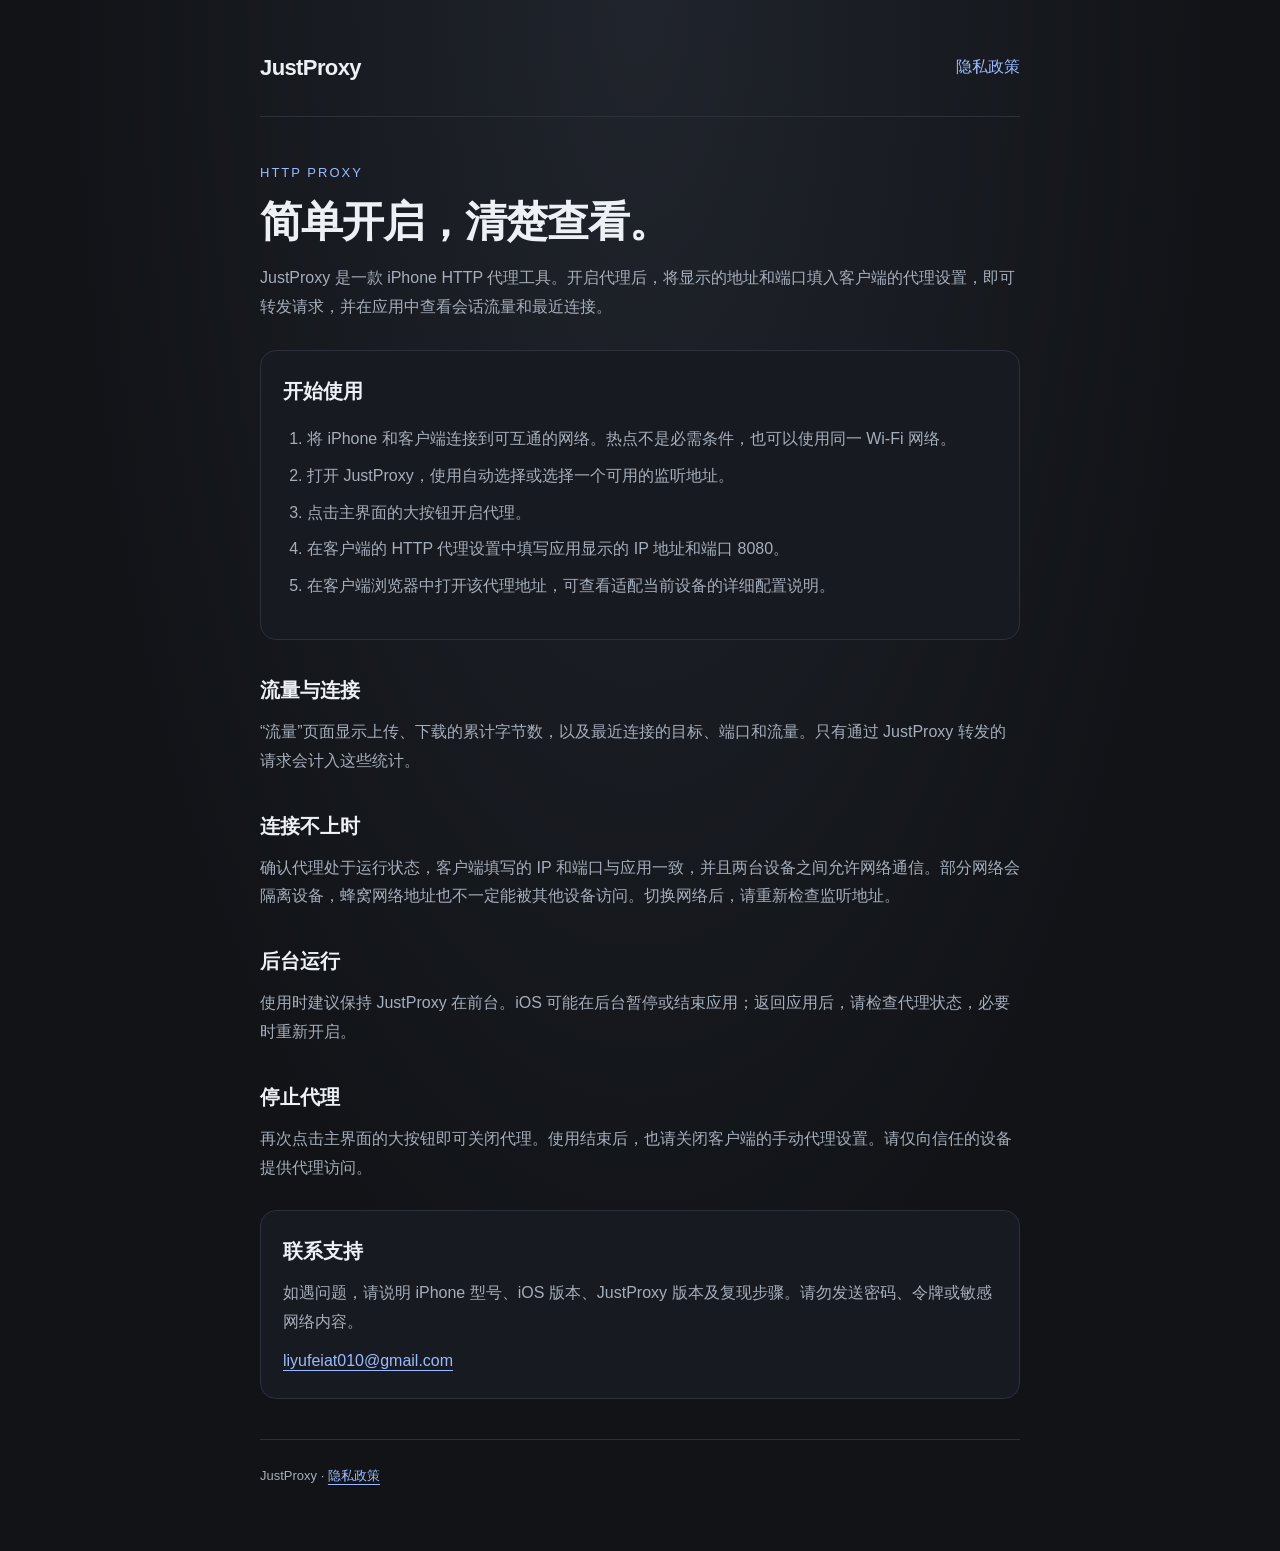
<file: docs/index.html>
<!doctype html>
<html lang="zh-Hans">
<head>
  <meta charset="utf-8">
  <meta name="viewport" content="width=device-width, initial-scale=1">
  <meta name="description" content="JustProxy 使用说明与技术支持：在 iPhone 上开启 HTTP 代理，选择监听地址，查看会话流量。">
  <title>JustProxy · 使用说明与支持</title>
  <link rel="stylesheet" href="style.css">
</head>
<body>
<main>
  <nav aria-label="网站导航"><a class="brand" href="./">JustProxy</a><a href="privacy/">隐私政策</a></nav>
  <p class="eyebrow">HTTP PROXY</p>
  <h1>简单开启，清楚查看。</h1>
  <p>JustProxy 是一款 iPhone HTTP 代理工具。开启代理后，将显示的地址和端口填入客户端的代理设置，即可转发请求，并在应用中查看会话流量和最近连接。</p>
  <section class="card">
    <h2>开始使用</h2>
    <ol>
      <li>将 iPhone 和客户端连接到可互通的网络。热点不是必需条件，也可以使用同一 Wi-Fi 网络。</li>
      <li>打开 JustProxy，使用自动选择或选择一个可用的监听地址。</li>
      <li>点击主界面的大按钮开启代理。</li>
      <li>在客户端的 HTTP 代理设置中填写应用显示的 IP 地址和端口 8080。</li>
      <li>在客户端浏览器中打开该代理地址，可查看适配当前设备的详细配置说明。</li>
    </ol>
  </section>
  <h2>流量与连接</h2>
  <p>“流量”页面显示上传、下载的累计字节数，以及最近连接的目标、端口和流量。只有通过 JustProxy 转发的请求会计入这些统计。</p>
  <h2>连接不上时</h2>
  <p>确认代理处于运行状态，客户端填写的 IP 和端口与应用一致，并且两台设备之间允许网络通信。部分网络会隔离设备，蜂窝网络地址也不一定能被其他设备访问。切换网络后，请重新检查监听地址。</p>
  <h2>后台运行</h2>
  <p>使用时建议保持 JustProxy 在前台。iOS 可能在后台暂停或结束应用；返回应用后，请检查代理状态，必要时重新开启。</p>
  <h2>停止代理</h2>
  <p>再次点击主界面的大按钮即可关闭代理。使用结束后，也请关闭客户端的手动代理设置。请仅向信任的设备提供代理访问。</p>
  <section class="card">
    <h2>联系支持</h2>
    <p>如遇问题，请说明 iPhone 型号、iOS 版本、JustProxy 版本及复现步骤。请勿发送密码、令牌或敏感网络内容。</p>
    <a href="mailto:liyufeiat010@gmail.com">liyufeiat010@gmail.com</a>
  </section>
  <footer>JustProxy · <a href="privacy/">隐私政策</a></footer>
</main>
</body>
</html>
</file>
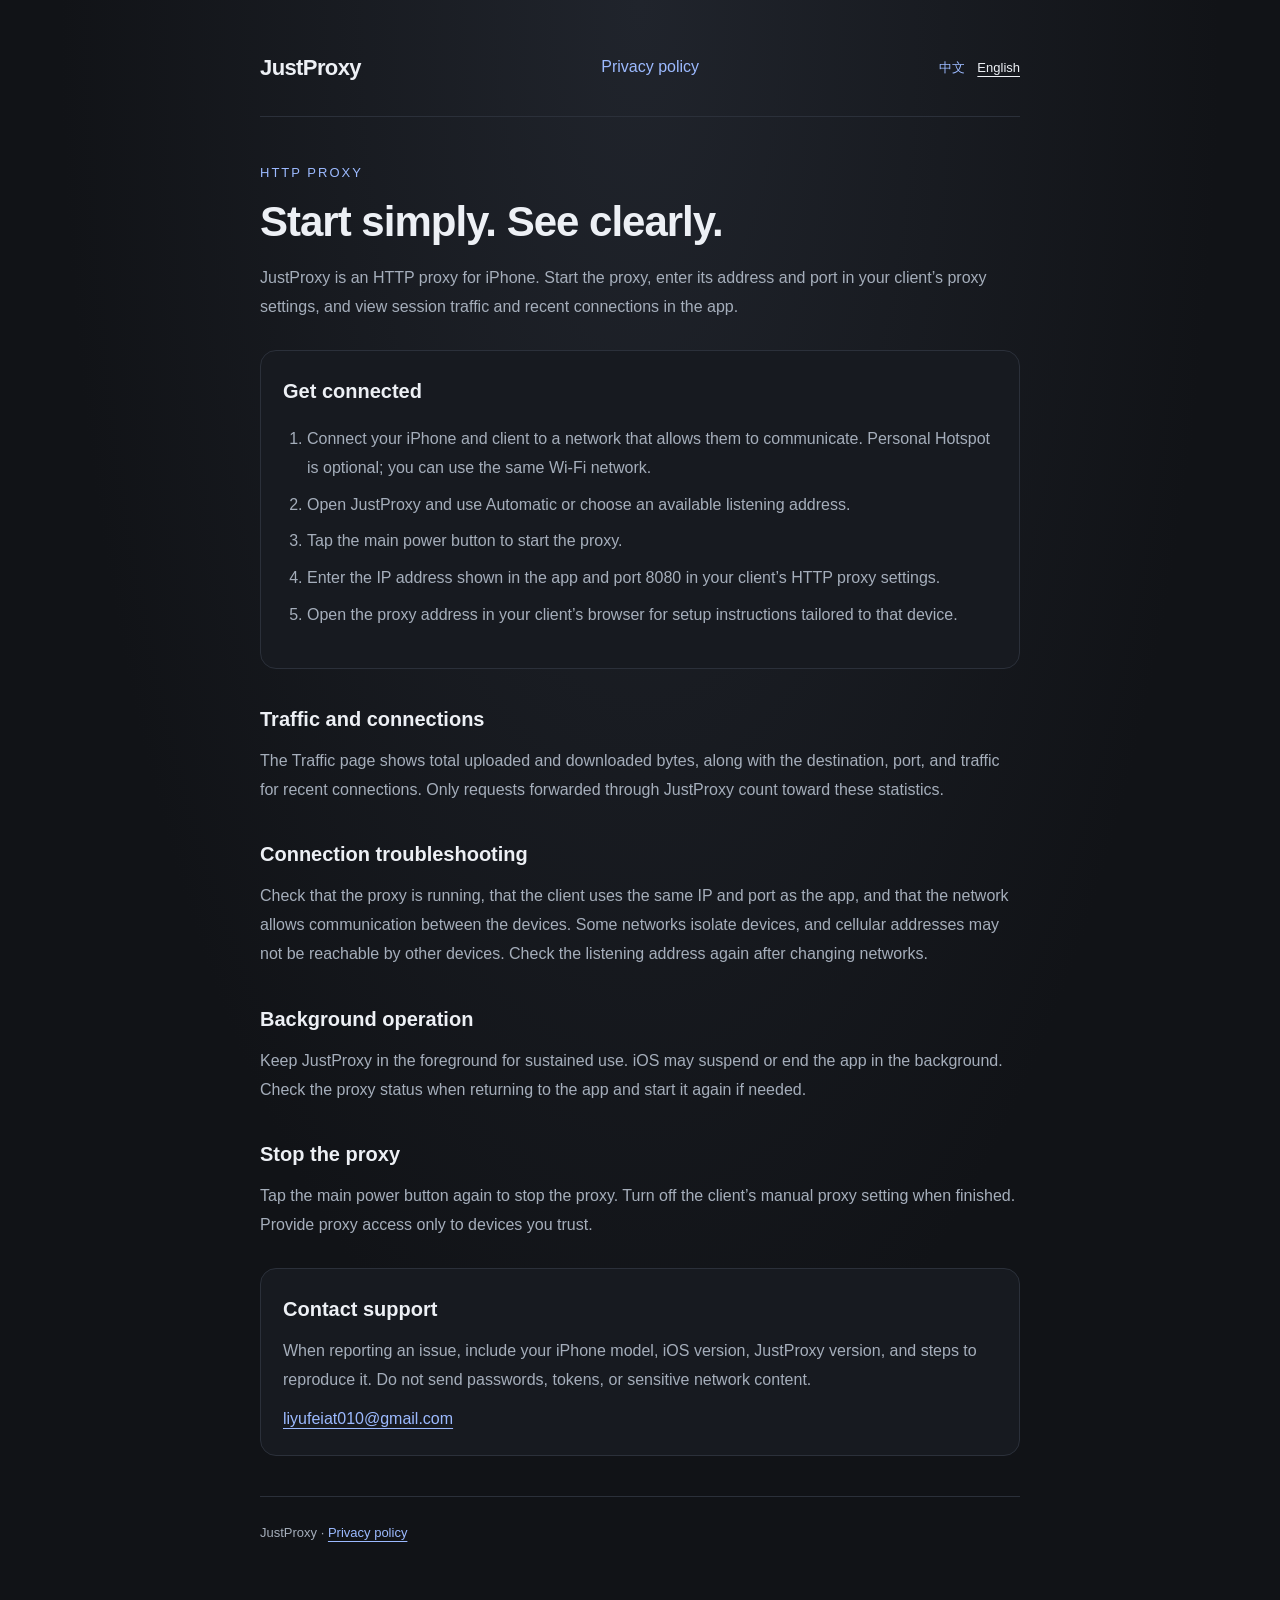
<file: website/index.html>
<!doctype html>
<html lang="en">
<head>
  <meta charset="utf-8">
  <meta name="viewport" content="width=device-width, initial-scale=1">
  <meta name="description" content="JustProxy setup and support: run an HTTP proxy on iPhone, choose a listening address, and view session traffic.">
  <title>JustProxy · Setup and support</title>
  <link rel="stylesheet" href="style.css">
  <script src="language.js"></script>
</head>
<body>
<main id="english" data-language="en" lang="en" data-title="JustProxy · Setup and support" data-description="JustProxy setup and support: run an HTTP proxy on iPhone, choose a listening address, and view session traffic.">
  <nav aria-label="Site navigation"><a data-site-link class="brand" href="./">JustProxy</a><a data-site-link href="privacy/">Privacy policy</a><span class="languages" aria-label="Language"><a data-language-choice="zh" href="?lang=zh#chinese" lang="zh-Hans">中文</a><a data-language-choice="en" href="?lang=en#english" lang="en">English</a></span></nav>
  <p class="eyebrow">HTTP PROXY</p>
  <h1>Start simply. See clearly.</h1>
  <p>JustProxy is an HTTP proxy for iPhone. Start the proxy, enter its address and port in your client’s proxy settings, and view session traffic and recent connections in the app.</p>
  <section class="card">
    <h2>Get connected</h2>
    <ol>
      <li>Connect your iPhone and client to a network that allows them to communicate. Personal Hotspot is optional; you can use the same Wi-Fi network.</li>
      <li>Open JustProxy and use Automatic or choose an available listening address.</li>
      <li>Tap the main power button to start the proxy.</li>
      <li>Enter the IP address shown in the app and port 8080 in your client’s HTTP proxy settings.</li>
      <li>Open the proxy address in your client’s browser for setup instructions tailored to that device.</li>
    </ol>
  </section>
  <h2>Traffic and connections</h2>
  <p>The Traffic page shows total uploaded and downloaded bytes, along with the destination, port, and traffic for recent connections. Only requests forwarded through JustProxy count toward these statistics.</p>
  <h2>Connection troubleshooting</h2>
  <p>Check that the proxy is running, that the client uses the same IP and port as the app, and that the network allows communication between the devices. Some networks isolate devices, and cellular addresses may not be reachable by other devices. Check the listening address again after changing networks.</p>
  <h2>Background operation</h2>
  <p>Keep JustProxy in the foreground for sustained use. iOS may suspend or end the app in the background. Check the proxy status when returning to the app and start it again if needed.</p>
  <h2>Stop the proxy</h2>
  <p>Tap the main power button again to stop the proxy. Turn off the client’s manual proxy setting when finished. Provide proxy access only to devices you trust.</p>
  <section class="card">
    <h2>Contact support</h2>
    <p>When reporting an issue, include your iPhone model, iOS version, JustProxy version, and steps to reproduce it. Do not send passwords, tokens, or sensitive network content.</p>
    <a href="mailto:liyufeiat010@gmail.com">liyufeiat010@gmail.com</a>
  </section>
  <footer>JustProxy · <a data-site-link href="privacy/">Privacy policy</a></footer>
</main>
<main id="chinese" data-language="zh" lang="zh-Hans" data-title="JustProxy · 使用说明与支持" data-description="JustProxy 使用说明与技术支持：在 iPhone 上开启 HTTP 代理，选择监听地址，查看会话流量。">
  <nav aria-label="网站导航"><a data-site-link class="brand" href="./">JustProxy</a><a data-site-link href="privacy/">隐私政策</a><span class="languages" aria-label="Language"><a data-language-choice="zh" href="?lang=zh#chinese" lang="zh-Hans">中文</a><a data-language-choice="en" href="?lang=en#english" lang="en">English</a></span></nav>
  <p class="eyebrow">HTTP PROXY</p>
  <h1>简单开启，清楚查看。</h1>
  <p>JustProxy 是一款 iPhone HTTP 代理工具。开启代理后，将显示的地址和端口填入客户端的代理设置，即可转发请求，并在应用中查看会话流量和最近连接。</p>
  <section class="card">
    <h2>开始使用</h2>
    <ol>
      <li>将 iPhone 和客户端连接到可互通的网络。热点不是必需条件，也可以使用同一 Wi-Fi 网络。</li>
      <li>打开 JustProxy，使用自动选择或选择一个可用的监听地址。</li>
      <li>点击主界面的大按钮开启代理。</li>
      <li>在客户端的 HTTP 代理设置中填写应用显示的 IP 地址和端口 8080。</li>
      <li>在客户端浏览器中打开该代理地址，可查看适配当前设备的详细配置说明。</li>
    </ol>
  </section>
  <h2>流量与连接</h2>
  <p>“流量”页面显示上传、下载的累计字节数，以及最近连接的目标、端口和流量。只有通过 JustProxy 转发的请求会计入这些统计。</p>
  <h2>连接不上时</h2>
  <p>确认代理处于运行状态，客户端填写的 IP 和端口与应用一致，并且两台设备之间允许网络通信。部分网络会隔离设备，蜂窝网络地址也不一定能被其他设备访问。切换网络后，请重新检查监听地址。</p>
  <h2>后台运行</h2>
  <p>使用时建议保持 JustProxy 在前台。iOS 可能在后台暂停或结束应用；返回应用后，请检查代理状态，必要时重新开启。</p>
  <h2>停止代理</h2>
  <p>再次点击主界面的大按钮即可关闭代理。使用结束后，也请关闭客户端的手动代理设置。请仅向信任的设备提供代理访问。</p>
  <section class="card">
    <h2>联系支持</h2>
    <p>如遇问题，请说明 iPhone 型号、iOS 版本、JustProxy 版本及复现步骤。请勿发送密码、令牌或敏感网络内容。</p>
    <a href="mailto:liyufeiat010@gmail.com">liyufeiat010@gmail.com</a>
  </section>
  <footer>JustProxy · <a data-site-link href="privacy/">隐私政策</a></footer>
</main>
</body>
</html>
</file>
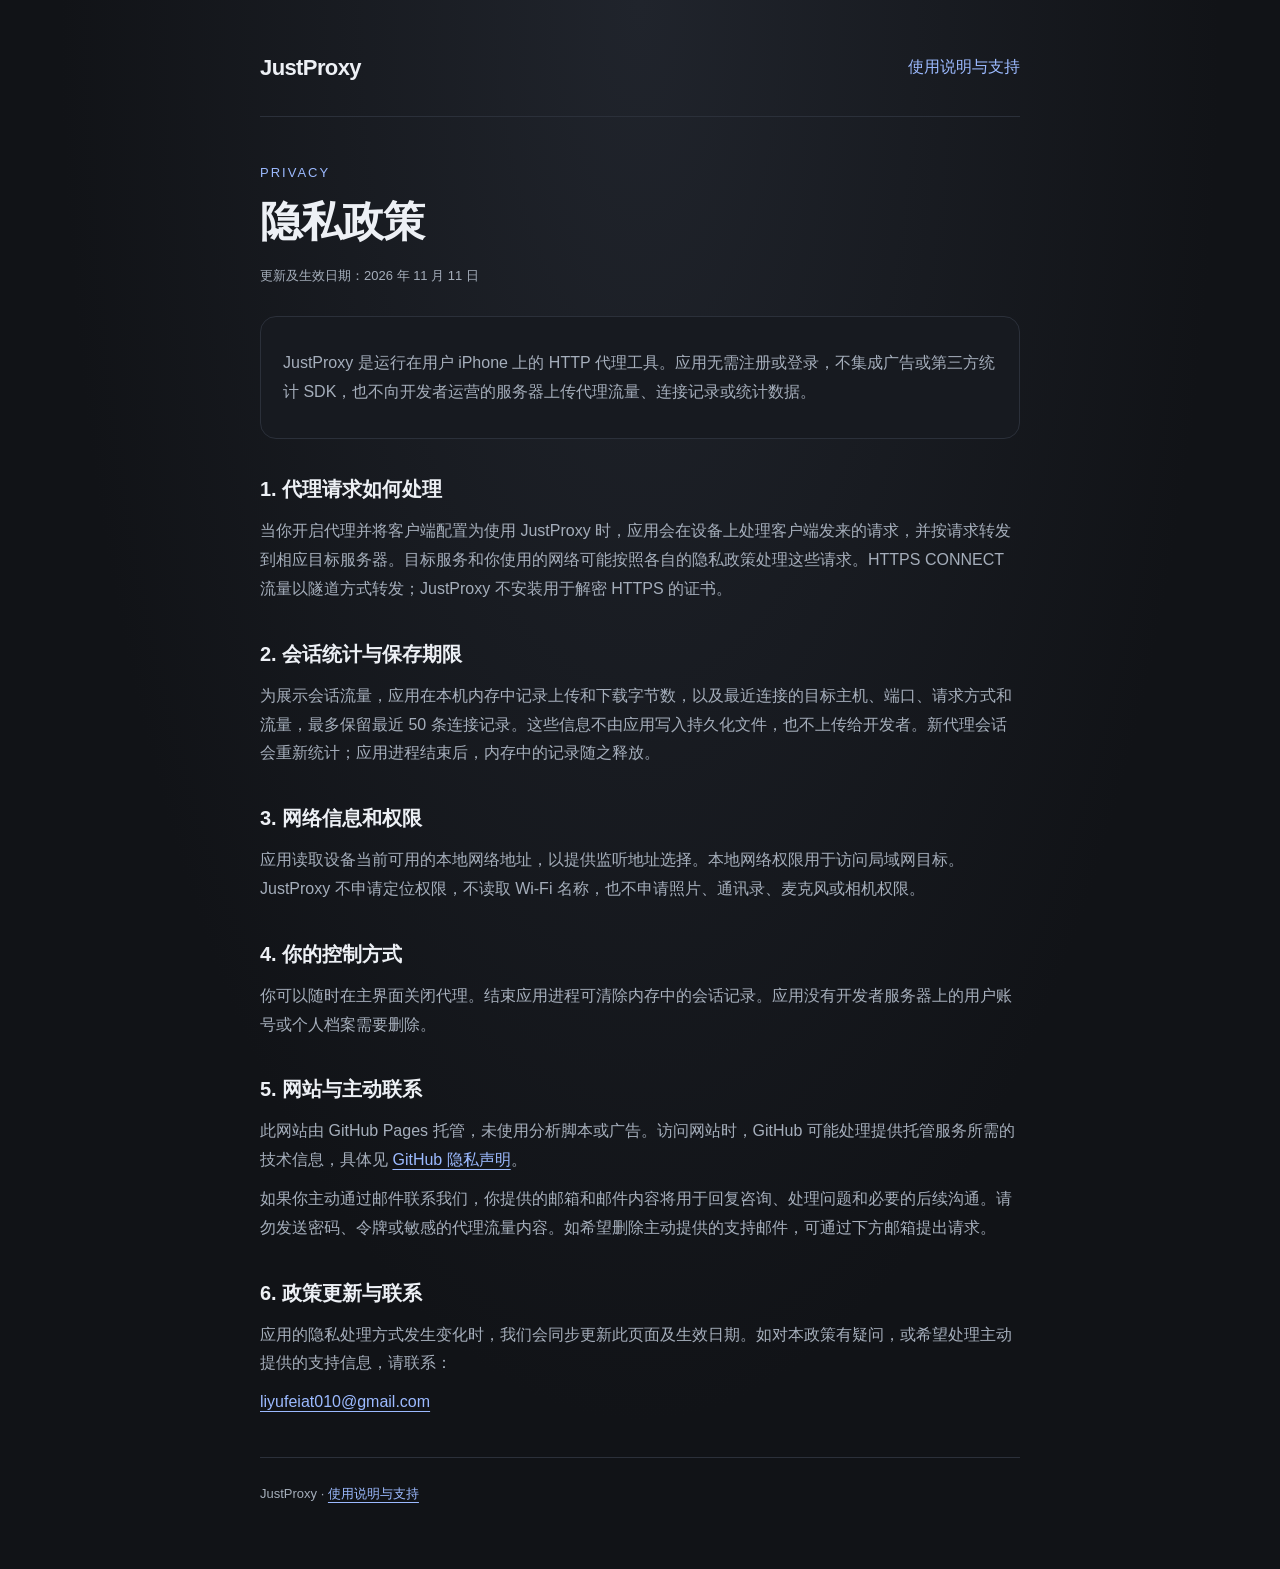
<file: docs/privacy/index.html>
<!doctype html>
<html lang="zh-Hans">
<head>
  <meta charset="utf-8">
  <meta name="viewport" content="width=device-width, initial-scale=1">
  <meta name="description" content="JustProxy 隐私政策：代理请求的处理方式、本机内存中的会话统计、网络权限及联系渠道。">
  <title>JustProxy · 隐私政策</title>
  <link rel="stylesheet" href="../style.css">
</head>
<body>
<main>
  <nav aria-label="网站导航"><a class="brand" href="../">JustProxy</a><a href="../">使用说明与支持</a></nav>
  <p class="eyebrow">PRIVACY</p>
  <h1>隐私政策</h1>
  <p class="meta">更新及生效日期：2026 年 11 月 11 日</p>
  <div class="card"><p>JustProxy 是运行在用户 iPhone 上的 HTTP 代理工具。应用无需注册或登录，不集成广告或第三方统计 SDK，也不向开发者运营的服务器上传代理流量、连接记录或统计数据。</p></div>
  <h2>1. 代理请求如何处理</h2>
  <p>当你开启代理并将客户端配置为使用 JustProxy 时，应用会在设备上处理客户端发来的请求，并按请求转发到相应目标服务器。目标服务和你使用的网络可能按照各自的隐私政策处理这些请求。HTTPS CONNECT 流量以隧道方式转发；JustProxy 不安装用于解密 HTTPS 的证书。</p>
  <h2>2. 会话统计与保存期限</h2>
  <p>为展示会话流量，应用在本机内存中记录上传和下载字节数，以及最近连接的目标主机、端口、请求方式和流量，最多保留最近 50 条连接记录。这些信息不由应用写入持久化文件，也不上传给开发者。新代理会话会重新统计；应用进程结束后，内存中的记录随之释放。</p>
  <h2>3. 网络信息和权限</h2>
  <p>应用读取设备当前可用的本地网络地址，以提供监听地址选择。本地网络权限用于访问局域网目标。JustProxy 不申请定位权限，不读取 Wi-Fi 名称，也不申请照片、通讯录、麦克风或相机权限。</p>
  <h2>4. 你的控制方式</h2>
  <p>你可以随时在主界面关闭代理。结束应用进程可清除内存中的会话记录。应用没有开发者服务器上的用户账号或个人档案需要删除。</p>
  <h2>5. 网站与主动联系</h2>
  <p>此网站由 GitHub Pages 托管，未使用分析脚本或广告。访问网站时，GitHub 可能处理提供托管服务所需的技术信息，具体见 <a href="https://docs.github.com/en/site-policy/privacy-policies/github-general-privacy-statement">GitHub 隐私声明</a>。</p>
  <p>如果你主动通过邮件联系我们，你提供的邮箱和邮件内容将用于回复咨询、处理问题和必要的后续沟通。请勿发送密码、令牌或敏感的代理流量内容。如希望删除主动提供的支持邮件，可通过下方邮箱提出请求。</p>
  <h2>6. 政策更新与联系</h2>
  <p>应用的隐私处理方式发生变化时，我们会同步更新此页面及生效日期。如对本政策有疑问，或希望处理主动提供的支持信息，请联系：</p>
  <p><a href="mailto:liyufeiat010@gmail.com">liyufeiat010@gmail.com</a></p>
  <footer>JustProxy · <a href="../">使用说明与支持</a></footer>
</main>
</body>
</html>
</file>
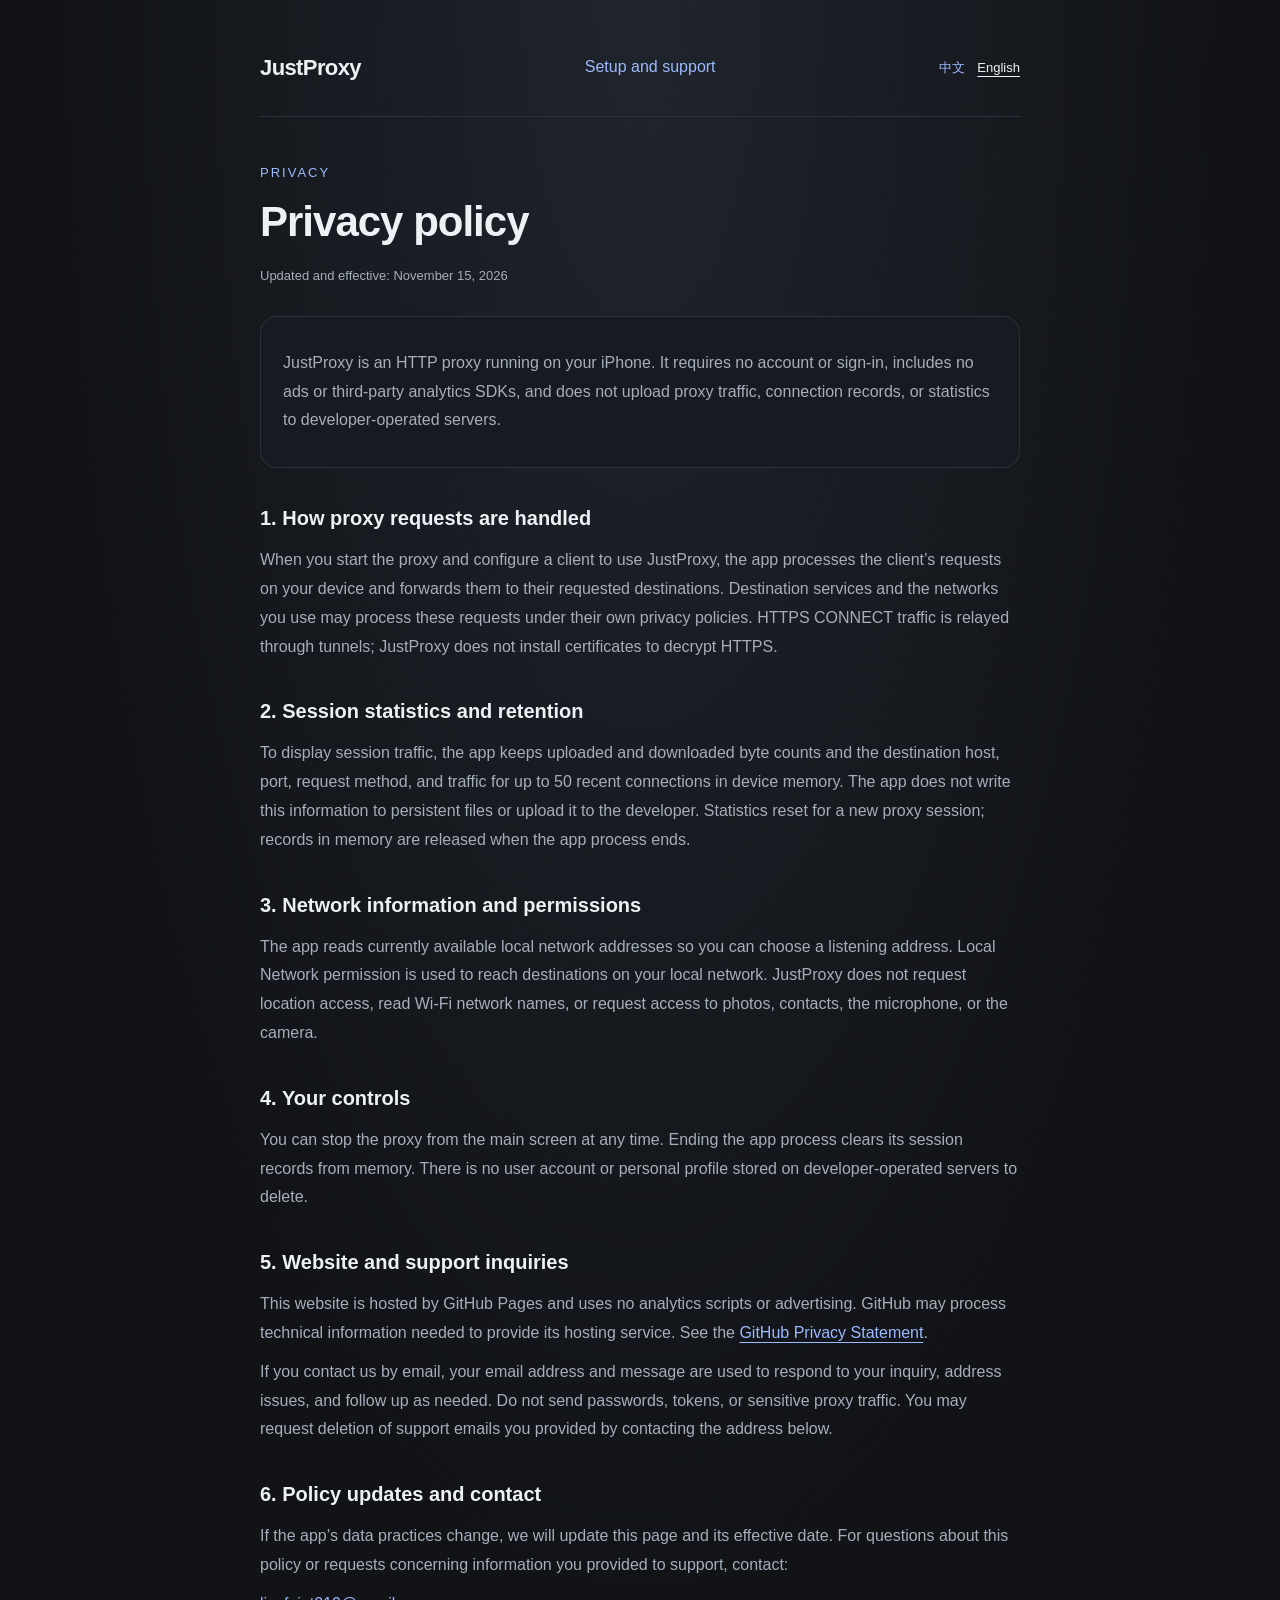
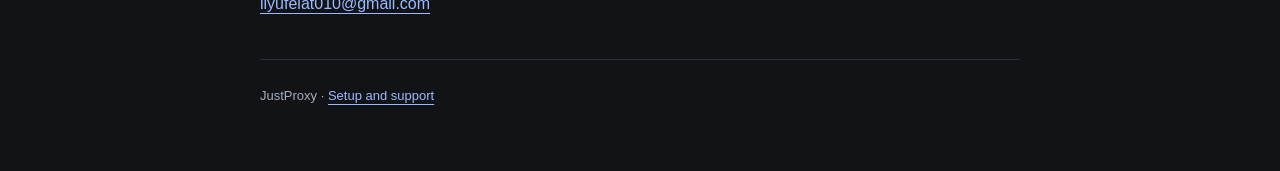
<file: website/privacy/index.html>
<!doctype html>
<html lang="en">
<head>
  <meta charset="utf-8">
  <meta name="viewport" content="width=device-width, initial-scale=1">
  <meta name="description" content="JustProxy privacy policy: proxy requests, in-memory session statistics, network permissions, and contact information.">
  <title>JustProxy · Privacy policy</title>
  <link rel="stylesheet" href="../style.css">
  <script src="../language.js"></script>
</head>
<body>
<main id="english" data-language="en" lang="en" data-title="JustProxy · Privacy policy" data-description="JustProxy privacy policy: proxy requests, in-memory session statistics, network permissions, and contact information.">
  <nav aria-label="Site navigation"><a data-site-link class="brand" href="../">JustProxy</a><a data-site-link href="../">Setup and support</a><span class="languages" aria-label="Language"><a data-language-choice="zh" href="?lang=zh#chinese" lang="zh-Hans">中文</a><a data-language-choice="en" href="?lang=en#english" lang="en">English</a></span></nav>
  <p class="eyebrow">PRIVACY</p>
  <h1>Privacy policy</h1>
  <p class="meta">Updated and effective: November 15, 2026</p>
  <div class="card"><p>JustProxy is an HTTP proxy running on your iPhone. It requires no account or sign-in, includes no ads or third-party analytics SDKs, and does not upload proxy traffic, connection records, or statistics to developer-operated servers.</p></div>
  <h2>1. How proxy requests are handled</h2>
  <p>When you start the proxy and configure a client to use JustProxy, the app processes the client’s requests on your device and forwards them to their requested destinations. Destination services and the networks you use may process these requests under their own privacy policies. HTTPS CONNECT traffic is relayed through tunnels; JustProxy does not install certificates to decrypt HTTPS.</p>
  <h2>2. Session statistics and retention</h2>
  <p>To display session traffic, the app keeps uploaded and downloaded byte counts and the destination host, port, request method, and traffic for up to 50 recent connections in device memory. The app does not write this information to persistent files or upload it to the developer. Statistics reset for a new proxy session; records in memory are released when the app process ends.</p>
  <h2>3. Network information and permissions</h2>
  <p>The app reads currently available local network addresses so you can choose a listening address. Local Network permission is used to reach destinations on your local network. JustProxy does not request location access, read Wi-Fi network names, or request access to photos, contacts, the microphone, or the camera.</p>
  <h2>4. Your controls</h2>
  <p>You can stop the proxy from the main screen at any time. Ending the app process clears its session records from memory. There is no user account or personal profile stored on developer-operated servers to delete.</p>
  <h2>5. Website and support inquiries</h2>
  <p>This website is hosted by GitHub Pages and uses no analytics scripts or advertising. GitHub may process technical information needed to provide its hosting service. See the <a href="https://docs.github.com/en/site-policy/privacy-policies/github-general-privacy-statement">GitHub Privacy Statement</a>.</p>
  <p>If you contact us by email, your email address and message are used to respond to your inquiry, address issues, and follow up as needed. Do not send passwords, tokens, or sensitive proxy traffic. You may request deletion of support emails you provided by contacting the address below.</p>
  <h2>6. Policy updates and contact</h2>
  <p>If the app’s data practices change, we will update this page and its effective date. For questions about this policy or requests concerning information you provided to support, contact:</p>
  <p><a href="mailto:liyufeiat010@gmail.com">liyufeiat010@gmail.com</a></p>
  <footer>JustProxy · <a data-site-link href="../">Setup and support</a></footer>
</main>
<main id="chinese" data-language="zh" lang="zh-Hans" data-title="JustProxy · 隐私政策" data-description="JustProxy 隐私政策：代理请求的处理方式、本机内存中的会话统计、网络权限及联系渠道。">
  <nav aria-label="网站导航"><a data-site-link class="brand" href="../">JustProxy</a><a data-site-link href="../">使用说明与支持</a><span class="languages" aria-label="Language"><a data-language-choice="zh" href="?lang=zh#chinese" lang="zh-Hans">中文</a><a data-language-choice="en" href="?lang=en#english" lang="en">English</a></span></nav>
  <p class="eyebrow">PRIVACY</p>
  <h1>隐私政策</h1>
  <p class="meta">更新及生效日期：2026 年 11 月 15 日</p>
  <div class="card"><p>JustProxy 是运行在用户 iPhone 上的 HTTP 代理工具。应用无需注册或登录，不集成广告或第三方统计 SDK，也不向开发者运营的服务器上传代理流量、连接记录或统计数据。</p></div>
  <h2>1. 代理请求如何处理</h2>
  <p>当你开启代理并将客户端配置为使用 JustProxy 时，应用会在设备上处理客户端发来的请求，并按请求转发到相应目标服务器。目标服务和你使用的网络可能按照各自的隐私政策处理这些请求。HTTPS CONNECT 流量以隧道方式转发；JustProxy 不安装用于解密 HTTPS 的证书。</p>
  <h2>2. 会话统计与保存期限</h2>
  <p>为展示会话流量，应用在本机内存中记录上传和下载字节数，以及最近连接的目标主机、端口、请求方式和流量，最多保留最近 50 条连接记录。这些信息不由应用写入持久化文件，也不上传给开发者。新代理会话会重新统计；应用进程结束后，内存中的记录随之释放。</p>
  <h2>3. 网络信息和权限</h2>
  <p>应用读取设备当前可用的本地网络地址，以提供监听地址选择。本地网络权限用于访问局域网目标。JustProxy 不申请定位权限，不读取 Wi-Fi 名称，也不申请照片、通讯录、麦克风或相机权限。</p>
  <h2>4. 你的控制方式</h2>
  <p>你可以随时在主界面关闭代理。结束应用进程可清除内存中的会话记录。应用没有开发者服务器上的用户账号或个人档案需要删除。</p>
  <h2>5. 网站与主动联系</h2>
  <p>此网站由 GitHub Pages 托管，未使用分析脚本或广告。访问网站时，GitHub 可能处理提供托管服务所需的技术信息，具体见 <a href="https://docs.github.com/en/site-policy/privacy-policies/github-general-privacy-statement">GitHub 隐私声明</a>。</p>
  <p>如果你主动通过邮件联系我们，你提供的邮箱和邮件内容将用于回复咨询、处理问题和必要的后续沟通。请勿发送密码、令牌或敏感的代理流量内容。如希望删除主动提供的支持邮件，可通过下方邮箱提出请求。</p>
  <h2>6. 政策更新与联系</h2>
  <p>应用的隐私处理方式发生变化时，我们会同步更新此页面及生效日期。如对本政策有疑问，或希望处理主动提供的支持信息，请联系：</p>
  <p><a href="mailto:liyufeiat010@gmail.com">liyufeiat010@gmail.com</a></p>
  <footer>JustProxy · <a data-site-link href="../">使用说明与支持</a></footer>
</main>
</body>
</html>
</file>
<file: docs/style.css>
:root { color-scheme: dark; font-family: -apple-system, BlinkMacSystemFont, "Segoe UI", sans-serif; color: #edf0f5; background: #111317; }
* { box-sizing: border-box; }
body { margin: 0; background: radial-gradient(ellipse at 50% 0, #20242c, transparent 580px); line-height: 1.8; }
main { width: min(100% - 40px, 760px); margin: 0 auto; padding: 48px 0 64px; }
nav { display: flex; justify-content: space-between; align-items: center; gap: 20px; padding-bottom: 28px; border-bottom: 1px solid #2b303a; }
nav a { text-decoration: none; }
.brand { color: #edf0f5; font-size: 22px; font-weight: 700; letter-spacing: -.6px; }
.eyebrow { margin-top: 44px; color: #9cbaff; font-size: 13px; letter-spacing: 2px; }
h1 { margin: 12px 0 16px; font-size: clamp(30px, 6vw, 42px); line-height: 1.25; letter-spacing: -1px; }
h2 { margin: 32px 0 10px; font-size: 20px; }
p, li { color: #a5aebb; }
p { margin: 10px 0; }
a { color: #9cbaff; text-underline-offset: 4px; overflow-wrap: anywhere; }
a:focus-visible { outline: 2px solid #9cbaff; outline-offset: 5px; border-radius: 3px; }
li { margin: 8px 0; }
ol, ul { padding-left: 24px; }
.card { margin: 28px 0; padding: 22px; background: #171a20; border: 1px solid #2b303a; border-radius: 16px; }
.card h2 { margin-top: 0; }
.meta, footer { color: #a5aebb; font-size: 13px; }
footer { margin-top: 40px; padding-top: 24px; border-top: 1px solid #2b303a; }
@media (max-width: 420px) { main { width: calc(100% - 32px); padding-top: 28px; } .card { padding: 18px; } }
</file>
<file: website/style.css>
:root { color-scheme: dark; font-family: -apple-system, BlinkMacSystemFont, "Segoe UI", sans-serif; color: #edf0f5; background: #111317; }
* { box-sizing: border-box; }
body { margin: 0; background: radial-gradient(ellipse at 50% 0, #20242c, transparent 580px); line-height: 1.8; }
main { width: min(100% - 40px, 760px); margin: 0 auto; padding: 48px 0 64px; }
nav { display: flex; flex-wrap: wrap; justify-content: space-between; align-items: center; gap: 14px; padding-bottom: 28px; border-bottom: 1px solid #2b303a; }
nav a { text-decoration: none; }
html[data-language="en"] main[data-language="zh"], html[data-language="zh"] main[data-language="en"] { display: none; }
.languages { display: flex; gap: 12px; font-size: 13px; }
.languages [aria-current="true"] { color: #edf0f5; text-decoration: underline; }
.brand { color: #edf0f5; font-size: 22px; font-weight: 700; letter-spacing: -.6px; }
.eyebrow { margin-top: 44px; color: #9cbaff; font-size: 13px; letter-spacing: 2px; }
h1 { margin: 12px 0 16px; font-size: clamp(30px, 6vw, 42px); line-height: 1.25; letter-spacing: -1px; }
h2 { margin: 32px 0 10px; font-size: 20px; }
p, li { color: #a5aebb; }
p { margin: 10px 0; }
a { color: #9cbaff; text-underline-offset: 4px; overflow-wrap: anywhere; }
a:focus-visible { outline: 2px solid #9cbaff; outline-offset: 5px; border-radius: 3px; }
li { margin: 8px 0; }
ol, ul { padding-left: 24px; }
.card { margin: 28px 0; padding: 22px; background: #171a20; border: 1px solid #2b303a; border-radius: 16px; }
.card h2 { margin-top: 0; }
.meta, footer { color: #a5aebb; font-size: 13px; }
footer { margin-top: 40px; padding-top: 24px; border-top: 1px solid #2b303a; }
@media (max-width: 420px) { main { width: calc(100% - 32px); padding-top: 28px; } .card { padding: 18px; } }
</file>
